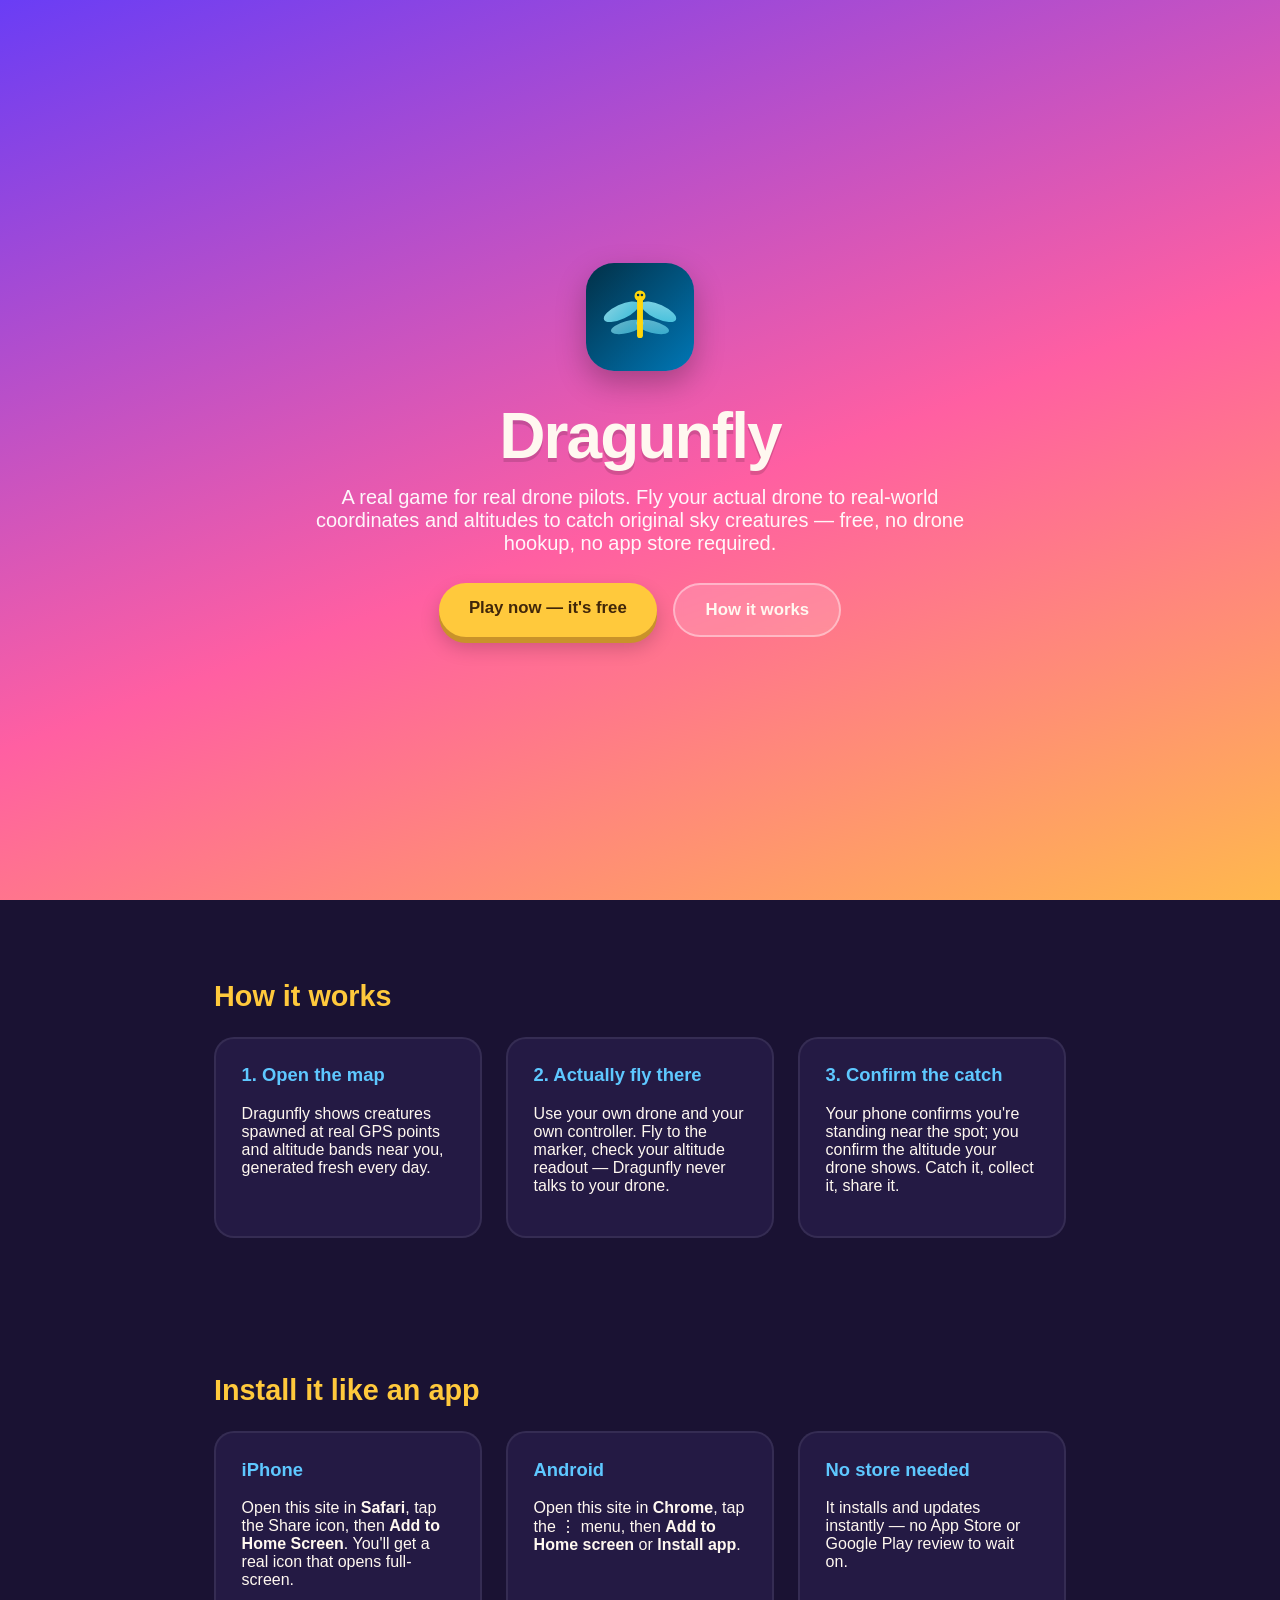
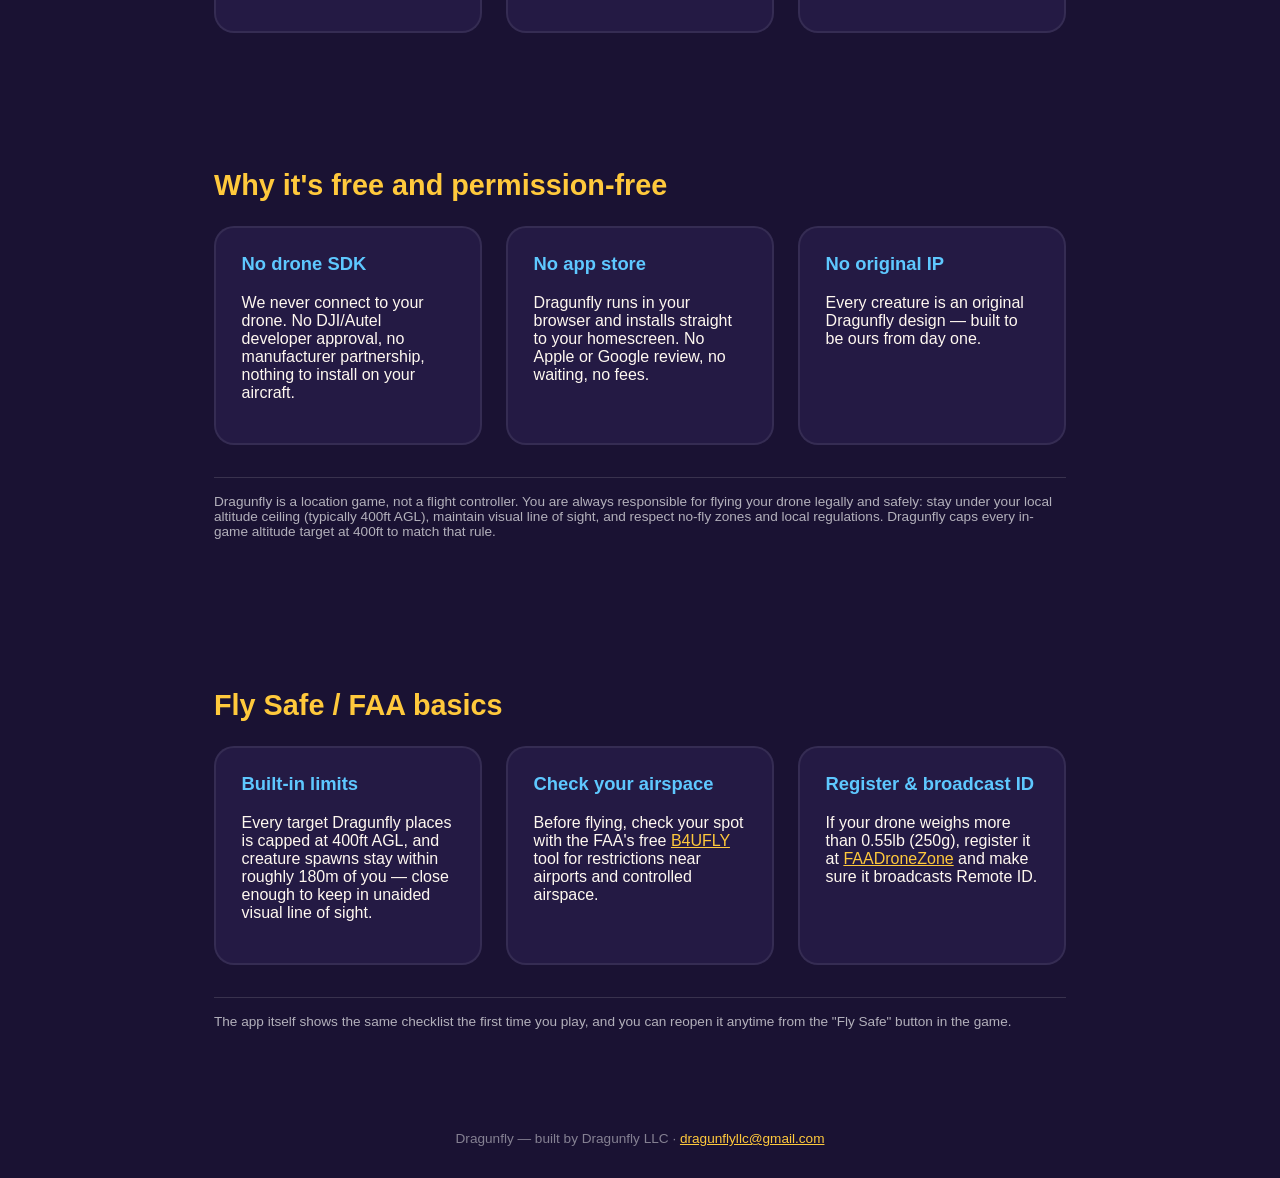
<file: index.html>
<!doctype html>
<html lang="en">
<head>
  <meta charset="utf-8">
  <meta name="viewport" content="width=device-width, initial-scale=1">
  <title>Dragunfly — Fly it. Find it. Catch it.</title>
  <meta name="description" content="Dragunfly is a free real-world game for drone pilots. Fly your real drone to real GPS coordinates and altitudes to catch original sky creatures. No drone integration, no app store, no permission required.">
  <link rel="icon" href="icons/icon.svg" type="image/svg+xml">
  <link rel="apple-touch-icon" href="icons/icon.svg">
  <link rel="stylesheet" href="css/style.css">
</head>
<body>
  <section class="hero">
    <img class="logo" src="icons/icon.svg" alt="Dragunfly logo">
    <h1>Dragunfly</h1>
    <p class="tagline">A real game for real drone pilots. Fly your actual drone to real-world coordinates and altitudes to catch original sky creatures &mdash; free, no drone hookup, no app store required.</p>
    <div class="cta-row">
      <a class="btn btn-primary" href="play.html">Play now — it's free</a>
      <a class="btn btn-secondary" href="#how">How it works</a>
    </div>
  </section>

  <section class="info" id="how">
    <h2>How it works</h2>
    <div class="grid3">
      <div class="card">
        <h3>1. Open the map</h3>
        <p>Dragunfly shows creatures spawned at real GPS points and altitude bands near you, generated fresh every day.</p>
      </div>
      <div class="card">
        <h3>2. Actually fly there</h3>
        <p>Use your own drone and your own controller. Fly to the marker, check your altitude readout — Dragunfly never talks to your drone.</p>
      </div>
      <div class="card">
        <h3>3. Confirm the catch</h3>
        <p>Your phone confirms you're standing near the spot; you confirm the altitude your drone shows. Catch it, collect it, share it.</p>
      </div>
    </div>
  </section>

  <section class="info">
    <h2>Install it like an app</h2>
    <div class="grid3">
      <div class="card">
        <h3>iPhone</h3>
        <p>Open this site in <strong>Safari</strong>, tap the Share icon, then <strong>Add to Home Screen</strong>. You'll get a real icon that opens full-screen.</p>
      </div>
      <div class="card">
        <h3>Android</h3>
        <p>Open this site in <strong>Chrome</strong>, tap the ⋮ menu, then <strong>Add to Home screen</strong> or <strong>Install app</strong>.</p>
      </div>
      <div class="card">
        <h3>No store needed</h3>
        <p>It installs and updates instantly — no App Store or Google Play review to wait on.</p>
      </div>
    </div>
  </section>

  <section class="info">
    <h2>Why it's free and permission-free</h2>
    <div class="grid3">
      <div class="card">
        <h3>No drone SDK</h3>
        <p>We never connect to your drone. No DJI/Autel developer approval, no manufacturer partnership, nothing to install on your aircraft.</p>
      </div>
      <div class="card">
        <h3>No app store</h3>
        <p>Dragunfly runs in your browser and installs straight to your homescreen. No Apple or Google review, no waiting, no fees.</p>
      </div>
      <div class="card">
        <h3>No original IP</h3>
        <p>Every creature is an original Dragunfly design &mdash; built to be ours from day one.</p>
      </div>
    </div>
    <p class="disclaimer">Dragunfly is a location game, not a flight controller. You are always responsible for flying your drone legally and safely: stay under your local altitude ceiling (typically 400ft AGL), maintain visual line of sight, and respect no-fly zones and local regulations. Dragunfly caps every in-game altitude target at 400ft to match that rule.</p>
  </section>

  <section class="info">
    <h2>Fly Safe / FAA basics</h2>
    <div class="grid3">
      <div class="card">
        <h3>Built-in limits</h3>
        <p>Every target Dragunfly places is capped at 400ft AGL, and creature spawns stay within roughly 180m of you — close enough to keep in unaided visual line of sight.</p>
      </div>
      <div class="card">
        <h3>Check your airspace</h3>
        <p>Before flying, check your spot with the FAA's free <a href="https://b4ufly.aloft.ai" target="_blank" rel="noopener" style="color:#ffc93c">B4UFLY</a> tool for restrictions near airports and controlled airspace.</p>
      </div>
      <div class="card">
        <h3>Register &amp; broadcast ID</h3>
        <p>If your drone weighs more than 0.55lb (250g), register it at <a href="https://faadronezone.faa.gov" target="_blank" rel="noopener" style="color:#ffc93c">FAADroneZone</a> and make sure it broadcasts Remote ID.</p>
      </div>
    </div>
    <p class="disclaimer">The app itself shows the same checklist the first time you play, and you can reopen it anytime from the "Fly Safe" button in the game.</p>
  </section>

  <footer>
    Dragunfly — built by Dragunfly LLC · <a href="mailto:dragunflyllc@gmail.com" style="color:#ffc93c">dragunflyllc@gmail.com</a>
  </footer>
</body>
</html>
</file>
<file: css/style.css>
:root {
  --sky-top: #6a3df5;
  --sky-mid: #ff5fa2;
  --sky-bottom: #ffb84d;
  --navy: #1a1233;
  --card: #241a44;
  --card-2: #2e2159;
  --coral: #ff5f6d;
  --sun: #ffc93c;
  --grass: #35d0a1;
  --sky: #5ec8ff;
  --gold: #ffc93c;
  --ink: #fff8f0;
  color-scheme: dark;
}

* { box-sizing: border-box; }

body {
  margin: 0;
  font-family: -apple-system, BlinkMacSystemFont, "Segoe UI", Roboto, sans-serif;
  background: var(--navy);
  color: var(--ink);
}

@keyframes float {
  0%, 100% { transform: translateY(0) rotate(-4deg); }
  50% { transform: translateY(-14px) rotate(4deg); }
}
@keyframes pop-in {
  0% { transform: scale(0.6); opacity: 0; }
  70% { transform: scale(1.08); opacity: 1; }
  100% { transform: scale(1); }
}
@keyframes pulse-glow {
  0%, 100% { box-shadow: 0 0 0 0 #ffc93c66; }
  50% { box-shadow: 0 0 0 10px #ffc93c00; }
}
@keyframes confetti-fall {
  0% { transform: translateY(-20px) rotate(0deg); opacity: 1; }
  100% { transform: translateY(140px) rotate(540deg); opacity: 0; }
}

/* ---------- Landing page ---------- */
.hero {
  min-height: 100vh;
  display: flex;
  flex-direction: column;
  align-items: center;
  justify-content: center;
  text-align: center;
  padding: 2rem 1.5rem;
  background: linear-gradient(160deg, var(--sky-top) 0%, var(--sky-mid) 55%, var(--sky-bottom) 100%);
  position: relative;
  overflow: hidden;
}
.hero img.logo {
  width: 108px; height: 108px; margin-bottom: 1rem; border-radius: 28px;
  box-shadow: 0 12px 30px #00000044;
  animation: float 4s ease-in-out infinite;
}
.hero h1 {
  font-size: clamp(2.4rem, 7vw, 4rem);
  margin: 0.2em 0;
  letter-spacing: -0.03em;
  text-shadow: 0 4px 0 #00000022;
}
.hero .tagline { color: #fff; opacity: 0.95; font-size: 1.25rem; max-width: 34em; margin: 0 auto 1.75rem; font-weight: 500; }
.cta-row { display: flex; gap: 1rem; flex-wrap: wrap; justify-content: center; }
.btn {
  display: inline-block;
  padding: 0.95rem 1.9rem;
  border-radius: 999px;
  font-weight: 800;
  text-decoration: none;
  border: none;
  cursor: pointer;
  font-size: 1.05rem;
  transition: transform 0.15s ease, box-shadow 0.15s ease;
}
.btn:active { transform: scale(0.96); }
.btn-primary {
  background: var(--sun);
  color: #40260a;
  box-shadow: 0 6px 0 #c9922a, 0 10px 20px #00000033;
}
.btn-primary:hover { transform: translateY(-2px); box-shadow: 0 8px 0 #c9922a, 0 14px 24px #00000033; }
.btn-secondary {
  background: #ffffff26;
  color: var(--ink);
  border: 2px solid #ffffff66;
  backdrop-filter: blur(4px);
}
.btn-secondary:hover { background: #ffffff3a; }

section.info {
  max-width: 900px;
  margin: 0 auto;
  padding: 3.5rem 1.5rem;
}
section.info h2 { color: var(--sun); font-size: 1.8rem; }
.grid3 { display: grid; grid-template-columns: repeat(auto-fit, minmax(220px, 1fr)); gap: 1.5rem; margin-top: 1.5rem; }
.grid3 .card {
  background: var(--card);
  border-radius: 20px;
  padding: 1.6rem;
  border: 2px solid #ffffff14;
  transition: transform 0.15s ease, border-color 0.15s ease;
}
.grid3 .card:hover { transform: translateY(-4px); border-color: #ffc93c55; }
.grid3 .card h3 { margin-top: 0; color: var(--sky); font-size: 1.15rem; }
.disclaimer { font-size: 0.85rem; color: #ffffffaa; border-top: 1px solid #ffffff22; margin-top: 2rem; padding-top: 1rem; }
footer { text-align: center; padding: 2rem; color: #ffffff77; font-size: 0.85rem; }

/* ---------- Game app ---------- */
.app { display: flex; flex-direction: column; height: 100vh; background: var(--navy); }
.app-header {
  display: flex; align-items: center; justify-content: space-between;
  padding: 0.85rem 1.1rem;
  background: linear-gradient(120deg, var(--sky-top), var(--sky-mid));
}
.app-header .brand { display: flex; align-items: center; gap: 0.5rem; font-weight: 800; font-size: 1.1rem; }
.app-header .brand img { width: 30px; height: 30px; border-radius: 9px; }
.header-actions { display: flex; align-items: center; gap: 0.6rem; }
.safety-link {
  background: #ffffff22; border: none; color: var(--ink); font-size: 0.8rem; font-weight: 700;
  padding: 0.4rem 0.7rem; border-radius: 999px; cursor: pointer;
}
.safety-list { padding-left: 1.2rem; margin: 0.75rem 0 1.25rem; }
.safety-list li { margin-bottom: 0.6rem; font-size: 0.92rem; line-height: 1.4; color: #ffffffdd; }
.safety-list a { color: var(--sun); }

.app-header .count {
  color: #40260a; font-size: 0.85rem; font-weight: 800;
  background: var(--sun); padding: 0.3rem 0.8rem; border-radius: 999px;
}

.view { flex: 1; display: none; overflow: hidden; position: relative; }
.view.active { display: block; }
#map, #territory-map { width: 100%; height: 100%; }

#live-stage { display: flex; flex-direction: column; }
#live-video-wrap { position: relative; flex: 1; background: #000; overflow: hidden; }
#live-iframe { position: absolute; inset: 0; width: 100%; height: 100%; }
#live-ar-layer { position: absolute; inset: 0; pointer-events: none; }
.ar-sprite {
  position: absolute; width: 54px; height: 54px; border-radius: 50%;
  border: 3px solid white; box-shadow: 0 4px 12px #00000066, 0 0 16px 2px currentColor;
  pointer-events: auto; cursor: pointer; animation: float 3s ease-in-out infinite;
  transition: left 0.2s linear;
}
#live-end-btn { margin: 0.75rem; }

.territory-panel {
  position: absolute; left: 0.75rem; right: 0.75rem; bottom: 0.75rem;
  background: var(--card); border: 2px solid #ffffff1a; border-radius: 18px;
  padding: 1rem; z-index: 600; box-shadow: 0 8px 24px #00000055;
}
#territory-status { margin: 0 0 0.7rem; font-weight: 600; color: #ffffffdd; font-size: 0.9rem; }
#territory-disabled { position: absolute; inset: 0; z-index: 700; display: flex; align-items: center; justify-content: center; background: var(--navy); }

#loading {
  position: absolute; inset: 0; display: flex; align-items: center; justify-content: center;
  flex-direction: column; gap: 0.5rem; text-align: center; padding: 1rem;
  background: linear-gradient(160deg, var(--sky-top), var(--sky-mid)); z-index: 500;
}

#view-collection { overflow-y: auto; padding: 1rem; }
.catch-card {
  display: flex; align-items: center; gap: 0.75rem;
  background: var(--card); padding: 0.85rem 1.1rem; border-radius: 16px; margin-bottom: 0.6rem;
  border: 2px solid #ffffff10;
  animation: pop-in 0.3s ease;
}
.catch-card .dot { width: 16px; height: 16px; border-radius: 50%; flex-shrink: 0; box-shadow: 0 0 0 3px #ffffff22; }
.catch-card .meta { font-size: 0.8rem; color: #ffffffaa; }
.empty { color: #ffffff88; text-align: center; margin-top: 2rem; }

.radar-wrap { height: 100%; display: flex; flex-direction: column; align-items: center; justify-content: center; gap: 1.2rem; padding: 1.5rem; text-align: center; }
.radar-circle {
  width: 230px; height: 230px; border-radius: 50%;
  border: 3px solid var(--sun);
  background: radial-gradient(circle, var(--card-2) 0%, var(--navy) 80%);
  display: flex; align-items: center; justify-content: center; position: relative;
  animation: pulse-glow 2.2s ease-in-out infinite;
}
.radar-arrow { font-size: 3.2rem; color: var(--sun); transition: transform 0.15s ease-out; filter: drop-shadow(0 2px 4px #00000055); }
#radar-info { color: #ffffffcc; max-width: 22em; font-weight: 600; }

.tabbar { display: flex; background: var(--card); border-top: 2px solid #ffffff14; }
.tabbar button {
  flex: 1; background: none; border: none; color: #ffffff77; padding: 0.9rem 0; font-size: 0.82rem;
  font-weight: 700; cursor: pointer; transition: color 0.15s ease;
}
.tabbar button.active { color: var(--sun); }

.spawn-pin {
  width: 26px; height: 26px; border-radius: 50%;
  background: var(--c, var(--sky));
  border: 3px solid white;
  box-shadow: 0 3px 8px #00000044;
  animation: pop-in 0.35s ease;
}
.spawn-pin.captured { opacity: 0.35; }
.rarity-legendary { box-shadow: 0 0 14px 4px var(--sun); }

.modal { position: fixed; inset: 0; background: #1a1233cc; display: none; align-items: flex-end; z-index: 1000; }
.modal.open { display: flex; }
.modal .sheet {
  background: var(--card); width: 100%; border-radius: 28px 28px 0 0; padding: 1.75rem;
  max-height: 85vh; overflow-y: auto; position: relative;
  animation: pop-in 0.25s ease;
  border-top: 4px solid var(--sun);
}
.modal .sheet-header { display: flex; justify-content: space-between; align-items: center; }
.modal .sheet-header h2 { font-size: 1.5rem; }
.modal .sheet-header button { background: #ffffff1a; border: none; color: white; font-size: 1.3rem; width: 34px; height: 34px; border-radius: 50%; cursor: pointer; }
.rarity-badge { display: inline-block; padding: 0.3rem 0.9rem; border-radius: 999px; font-size: 0.78rem; font-weight: 800; margin: 0.5rem 0; }
.rarity-badge.rarity-common { background: #5ec8ff33; color: #5ec8ff; }
.rarity-badge.rarity-uncommon { background: #35d0a133; color: #35d0a1; }
.rarity-badge.rarity-rare { background: #b06bff33; color: #c896ff; }
.rarity-badge.rarity-legendary { background: #ffc93c33; color: #ffc93c; }
#capture-distance { font-weight: 800; color: #ffffffcc; }
#capture-distance.in-range { color: var(--grass); }
#capture-alt-input {
  width: 100%; padding: 0.75rem; border-radius: 12px; border: 2px solid #ffffff22;
  background: var(--navy); color: white; font-size: 1.1rem; font-weight: 700; margin: 0.6rem 0;
}
#capture-status { font-size: 0.92rem; color: #ffffffcc; min-height: 2.4em; font-weight: 600; }
#capture-btn { width: 100%; margin-top: 0.5rem; }
#share-btn { display: none; width: 100%; margin-top: 0.5rem; }

.confetti-layer { position: absolute; inset: 0; pointer-events: none; overflow: hidden; border-radius: 28px 28px 0 0; }
.confetti-piece {
  position: absolute; top: 0; width: 8px; height: 8px; border-radius: 2px;
  animation: confetti-fall 1.1s ease-in forwards;
}

/* ---------- Data Contributor ---------- */
.data-wrap { padding: 1.25rem; overflow-y: auto; height: 100%; }
.data-card { background: var(--card); border-radius: 18px; padding: 1.25rem; margin-bottom: 1rem; border: 2px solid #ffffff14; }
.data-card h3 { margin-top: 0; color: var(--sun); }
.toggle-row { display: flex; align-items: center; justify-content: space-between; gap: 1rem; }
.switch { position: relative; width: 52px; height: 30px; flex-shrink: 0; }
.switch input { opacity: 0; width: 0; height: 0; }
.switch .slider {
  position: absolute; inset: 0; background: #ffffff33; border-radius: 999px; cursor: pointer; transition: background 0.2s ease;
}
.switch .slider::before {
  content: ""; position: absolute; width: 24px; height: 24px; left: 3px; top: 3px;
  background: white; border-radius: 50%; transition: transform 0.2s ease;
}
.switch input:checked + .slider { background: var(--grass); }
.switch input:checked + .slider::before { transform: translateX(22px); }
.contrib-list .catch-card .meta { color: #ffffffaa; }
</file>
